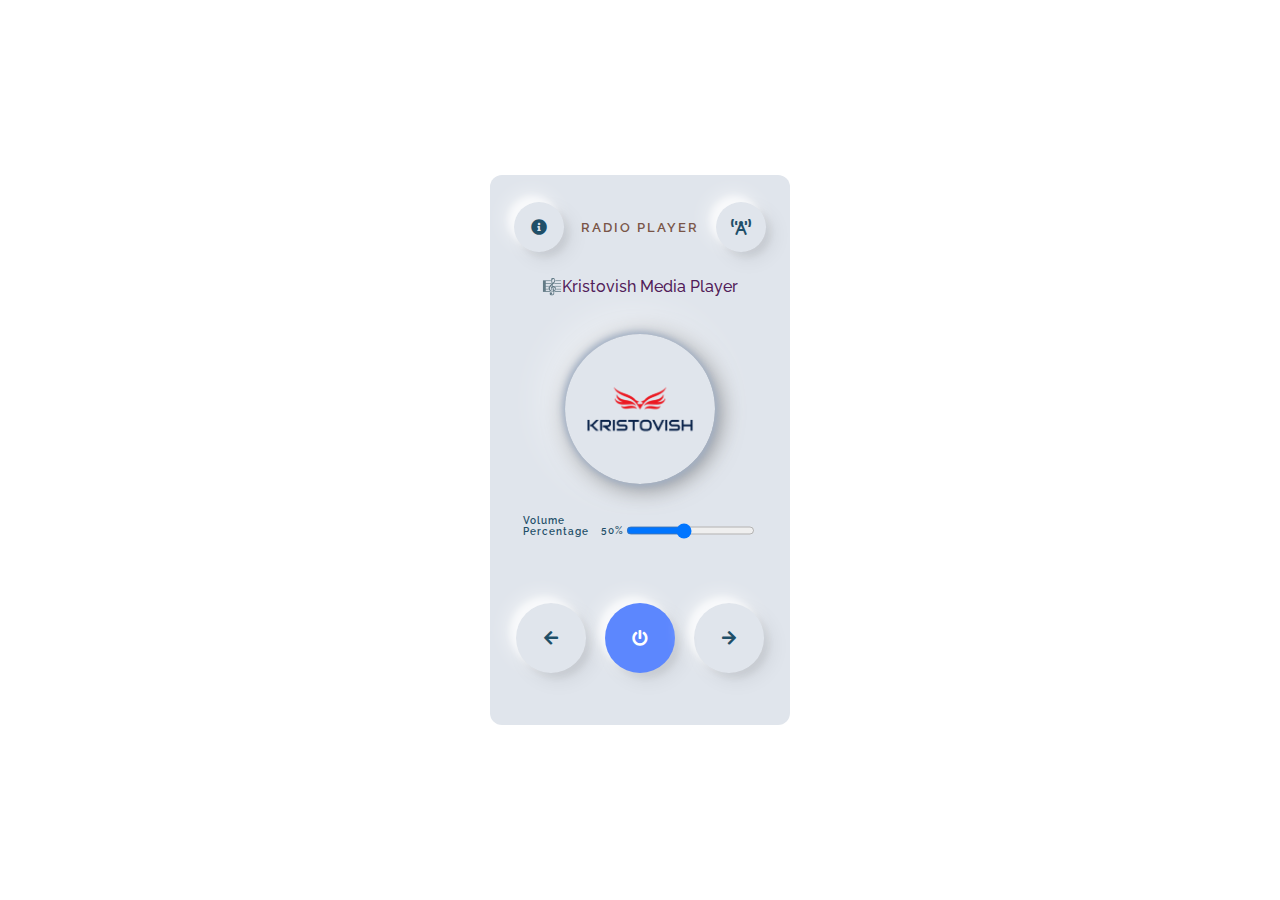
<file: index.html>
<!doctype html>
<html lang="en">

<head>
    <meta charset="UTF-8" />
    <meta name="viewport" content="width=device-width, initial-scale=1.0" />
    <meta name="kristovish" content="Eduardo Cristobal">
    <link rel="shortcut icon" href="favicon.png" type="image/x-icon">
    <title>Kristovish Media Player</title>
    <link rel="preconnect" href="https://fonts.googleapis.com">
    <link rel="preconnect" href="https://fonts.gstatic.com" crossorigin>
    <link href="https://fonts.googleapis.com/css2?family=PT+Sans&family=Raleway&display=swap" rel="stylesheet" />
    <link rel="stylesheet" href="styles.css" />
    <link rel="stylesheet" href="https://use.fontawesome.com/releases/v5.3.1/css/all.css" />

</head>

<body>
    <div class="container">
        <div class="player">
            <div class="player__controls">


                <div class="player__btn player__btn--small" id="star">

                    <i class="fas fa-info-circle"></i>

                </div>

                <div id="media-info" class="media-info-section">
                    <p><img src="logo-transparent-png.png" alt="Radio Player Logo"></p>
                    <p>Version 1.3</p>
                    <p>Developed with ❤️ by kristovish </p>

                </div>



                <h5 class="player__title">Radio Player</h5>



                <div class="player__btn player__btn--small" id="icon-menu">

                    <i class="fas fa-broadcast-tower"></i>

                </div>
            </div>



            <div class="station-menu">
                <ul class="station-list">
                    <li><a href="#" class="station-link" id="🎼Hard Rock Jakarta">🇮🇩 Hard Rock Jakarta</a></li>
                    <li><a href="#" class="station-link" id="🎼Capital United Kingdom">🇬🇧 Capital United Kingdom </a></li>
                    <li><a href="#" class="station-link" id="🎼Rock Nation Radio">🤘 Rock Nation Radio</a></li>
                    <li><a href="#" class="station-link" id="🎼Cosmos San Juan">🇦🇷 Cosmos San Juan</a></li>
                    <li><a href="#" class="station-link" id="🎼Prambos Jakarta">🇮🇩 Prambos Jakarta</a></li>
                    <li><a href="#" class="station-link" id="🎼I-Radio Jakarta">🇮🇩 I-Radio Jakarta</a></li>
                    <li><a href="#" class="station-link" id="🎼Denger EBM Radio">🇷🇺 Denger EBM Radio</a></li>
                    <li><a href="#" class="station-link" id="🎼Skonto Plus Riga">🇱🇻 Skonto Plus Riga</a></li>
                    <li><a href="#" class="station-link" id="🎼Kiss Radio">💋 Kiss Radio</a></li>
                    <li><a href="#" class="station-link" id="🎼Radio Ton Deutschland">🇩🇪 Radio Ton Deutschland</a></li>
                    <li><a href="#" class="station-link" id="🎼Islam Radio Chile">🇨🇱 Islam Radio Chile</a></li>
                    <li><a href="#" class="station-link" id="🎼Metal Power Radio">💥 Metal Power Radio</a></li>
                    <li><a href="#" class="station-link" id="🎼Sabor Latino Radio">🌶️ Sabor Latino Radio</a></li>
                    <li><a href="#" class="station-link" id="🎼Urbana Radio">🔥 Urbana Radio</a></li>
                    <li><a href="#" class="station-link" id="🎼Volonta Radio">🇮🇹 Volonta Radio</a></li>
                    <li><a href="#" class="station-link" id="🎼Kronos Radio Wicca">🇨🇴 Kronos Radio Wicca</a></li>
                    <li><a href="#" class="station-link" id="🎼J-Pop Sakura 懐かしい Radio">🇯🇵 Sakura 懐かしい Radio</a></li>
                    <li><a href="#" class="station-link" id="🎼KKFI Indie Radio">🇺🇸 KKFI Indie Radio</a></li>
                </ul>
            </div>



            <div class="station-name-container">
                <p id="station-name" class="player__song"> 🎼Kristovish Media Player</p>
                <audio id="audio"></audio>
                <span id="active-station-name"></span>
            </div>


            <br><br>
            <div class="player__album">
                <img src="KRISTOVISH Logo - Original.png" alt="Album Cover" class="player__img">
            </div>







            <br><br><br>


            <div class="audio-duration">
                <div class="start">Volume Percentage</div>
                <div class="end">
                    <p id="volume-display" class="volume-control">50%</p>
                </div>
                <input type="range" min="10" max="100" step="10" value="50" id="volume-control"
                    oninput="setVolume(this.value)">

            </div>

            <br><br><br>

            <div class="player__controls" id="control">

                <div class="player__btn player__btn--medium" id="backward">
                    <i class="fas fa-arrow-left"></i> </a>
                </div>

                <div class="player__btn player__btn--medium blue" id="play">
                    <i class="fas fa-power-off"></i>
                    <i class="fas fa-pause-btn"></i>
                </div>

                <div class="player__btn player__btn--medium" id="forward">
                    <i class="fas fa-arrow-right"></i> </a>
                </div>
            </div>




            <script src="scripts.js"></script>

</body>

</html>
</file>
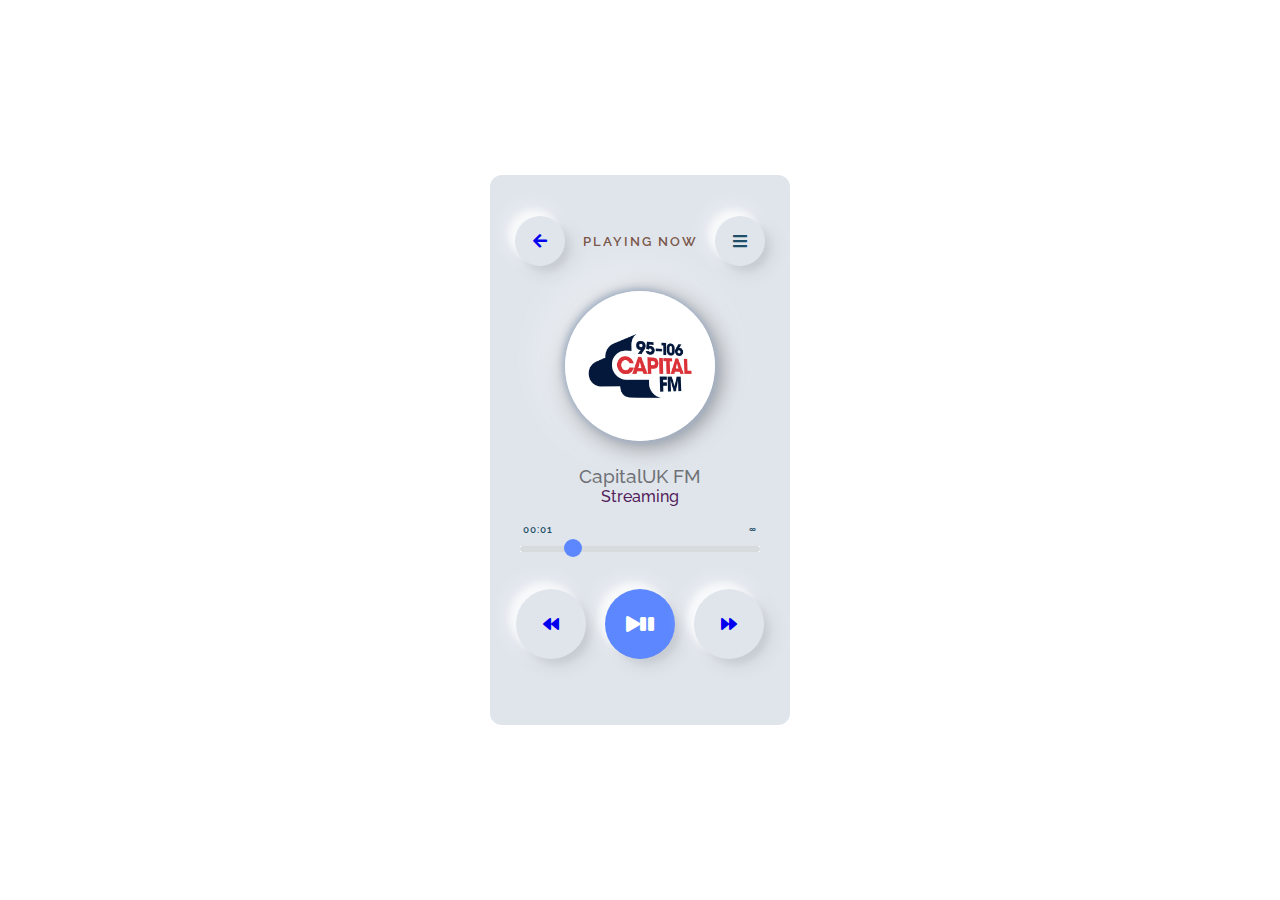
<file: index_capital_uk_radio.html>
<!doctype html>
<html lang="en">

<head>
    <meta charset="UTF-8" />
    <meta name="viewport" content="width=device-width, initial-scale=1.0" />

    <title>Kristovish Media Player</title>
    <link rel="preconnect" href="https://fonts.googleapis.com">
    <link rel="preconnect" href="https://fonts.gstatic.com" crossorigin>
    <link href="https://fonts.googleapis.com/css2?family=PT+Sans&family=Raleway&display=swap" rel="stylesheet">

    <link rel="stylesheet" href="styles.css" />
    <link rel="stylesheet" href="https://use.fontawesome.com/releases/v5.3.1/css/all.css" />

</head>


<body>

    <div class="container">
        <div class="player">
            <div class="player__controls">
                <div class="player__btn player__btn--small" id="previous">
                   <a href="index_kristovish.html"> <i class="fas fa-arrow-left"></i>
                     </a> 
                </div>

                <h5 class="player__title">playing now</h5>

                <div class="player__btn player__btn--small" id="icon-menu">
                    <i class="fas fa-bars"></i>
                </div>
            </div>


            <div class="player__album">
                <img src="Streams/capitalfm.png" alt="Album Cover" class="player__img">
            </div>

            <h2 class="player__artist">CapitalUK FM</h2>
            <h3 class="player__song">Streaming</h3>

            <input type="range" value="20" min="0" class="player__level" id="range" />

            <div class="audio-duration">
                <div class="start">00:01</div>
                <div class="end">∞</div>
            </div>

            <audio class="player__audio" controls id="audio">
                <source src="https://media-ice.musicradio.com/CapitalMP3" type="audio/mpeg" />
            </audio>

            <div class="player__controls" id="control">

                <div class="player__btn player__btn--medium" id="backward">
                    <a href="index_dance_fm_radio.html"> <i class="fas fa-backward"></i> </a>
                </div>

                <div class="player__btn player__btn--medium blue" id="play">
                    <i class="fas fa-play play-btn"></i>
                    <i class="fas fa-pause pause-btn hide"></i>
                </div>

                <div class="player__btn player__btn--medium" id="forward">
                    <a href="index_hard_rock_radio.html">  <i class="fas fa-forward"></i> </a>
                </div>
            </div>

        </div>

    </div>

    <script src="scripts.js"></script>

</body>

</html>
</file>
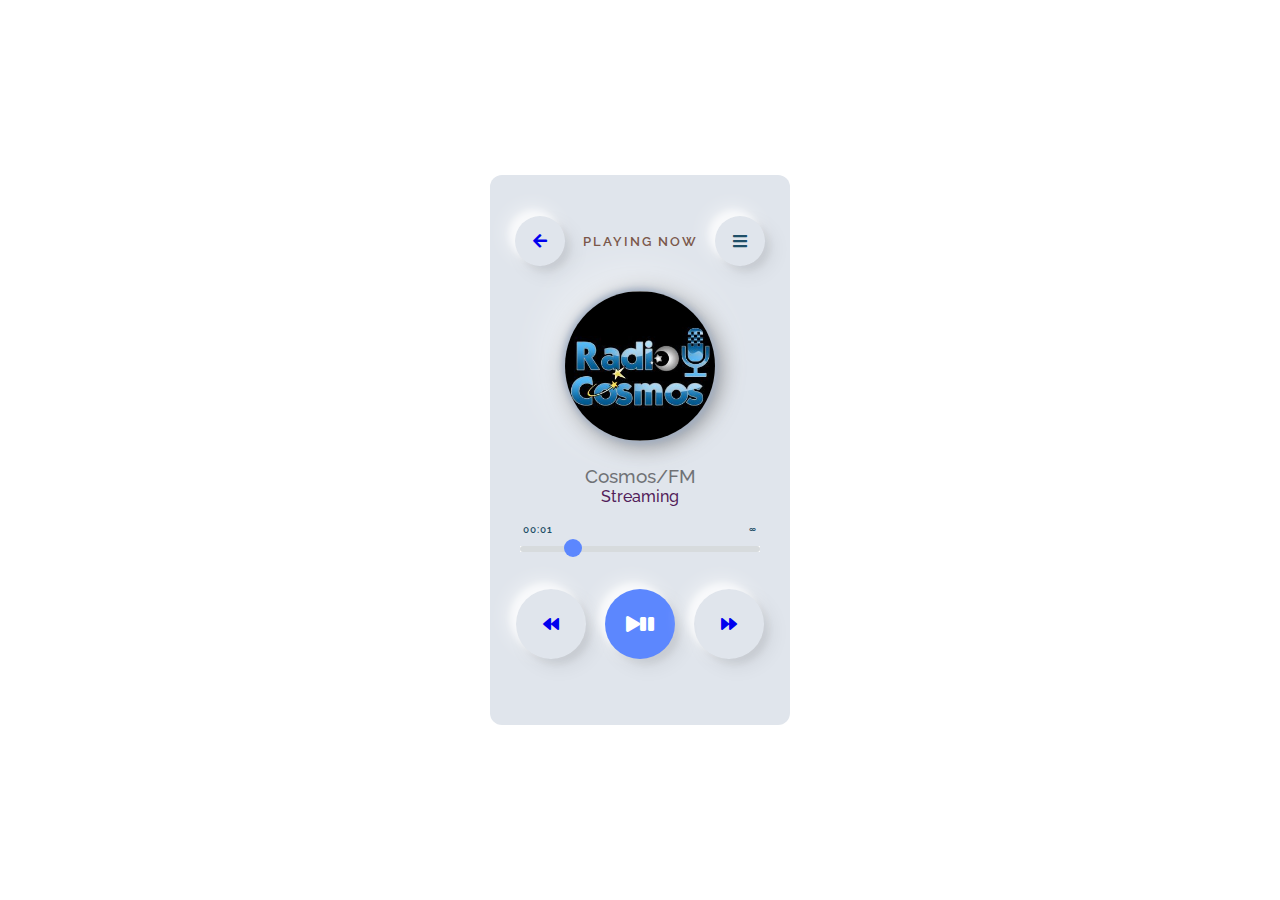
<file: index_cosmos_fm.html>
<!doctype html>
<html lang="en">

<head>
    <meta charset="UTF-8" />
    <meta name="viewport" content="width=device-width, initial-scale=1.0" />

    <title>Kristovish Media Player</title>
    <link rel="preconnect" href="https://fonts.googleapis.com">
    <link rel="preconnect" href="https://fonts.gstatic.com" crossorigin>
    <link href="https://fonts.googleapis.com/css2?family=PT+Sans&family=Raleway&display=swap" rel="stylesheet">

    <link rel="stylesheet" href="styles.css" />
    <link rel="stylesheet" href="https://use.fontawesome.com/releases/v5.3.1/css/all.css" />

</head>


<body>

    <div class="container">
        <div class="player">
            <div class="player__controls">
                <div class="player__btn player__btn--small" id="previous">
                    <a href="index_kristovish.html"> <i class="fas fa-arrow-left"></i>
                      </a> 
                </div>

                <h5 class="player__title">playing now</h5>

                <div class="player__btn player__btn--small" id="icon-menu">
                    <i class="fas fa-bars"></i>
                </div>
            </div>


            <div class="player__album">
                <img src="Streams/cosmos.jpg" alt="Album Cover"
                    class="player__img">
            </div>

            <h2 class="player__artist">Cosmos/FM</h2>
            <h3 class="player__song">Streaming</h3>

            <input type="range" value="20" min="0" class="player__level" id="range" />

            <div class="audio-duration">
                <div class="start">00:01</div>
                <div class="end">∞</div>
            </div>

            <audio class="player__audio" controls id="audio">
                <source src="http://cosmosfm.stream.laut.fm/cosmosfm?" type="audio/mpeg" />
            </audio>

            <div class="player__controls" id="control">

                <div class="player__btn player__btn--medium" id="backward">
                    <a href="index_capital_uk_radio.html"> <i class="fas fa-backward"></i> </a>
                </div>

                <div class="player__btn player__btn--medium blue" id="play">
                    <i class="fas fa-play play-btn"></i>
                    <i class="fas fa-pause pause-btn hide"></i>
                </div>

                <div class="player__btn player__btn--medium" id="forward">
                    <a href="index_dance_fm_radio.html">  <i class="fas fa-forward"></i> </a>
                </div>
            </div>

        </div>

    </div>

    <script src="scripts.js"></script>

</body>

</html>
</file>
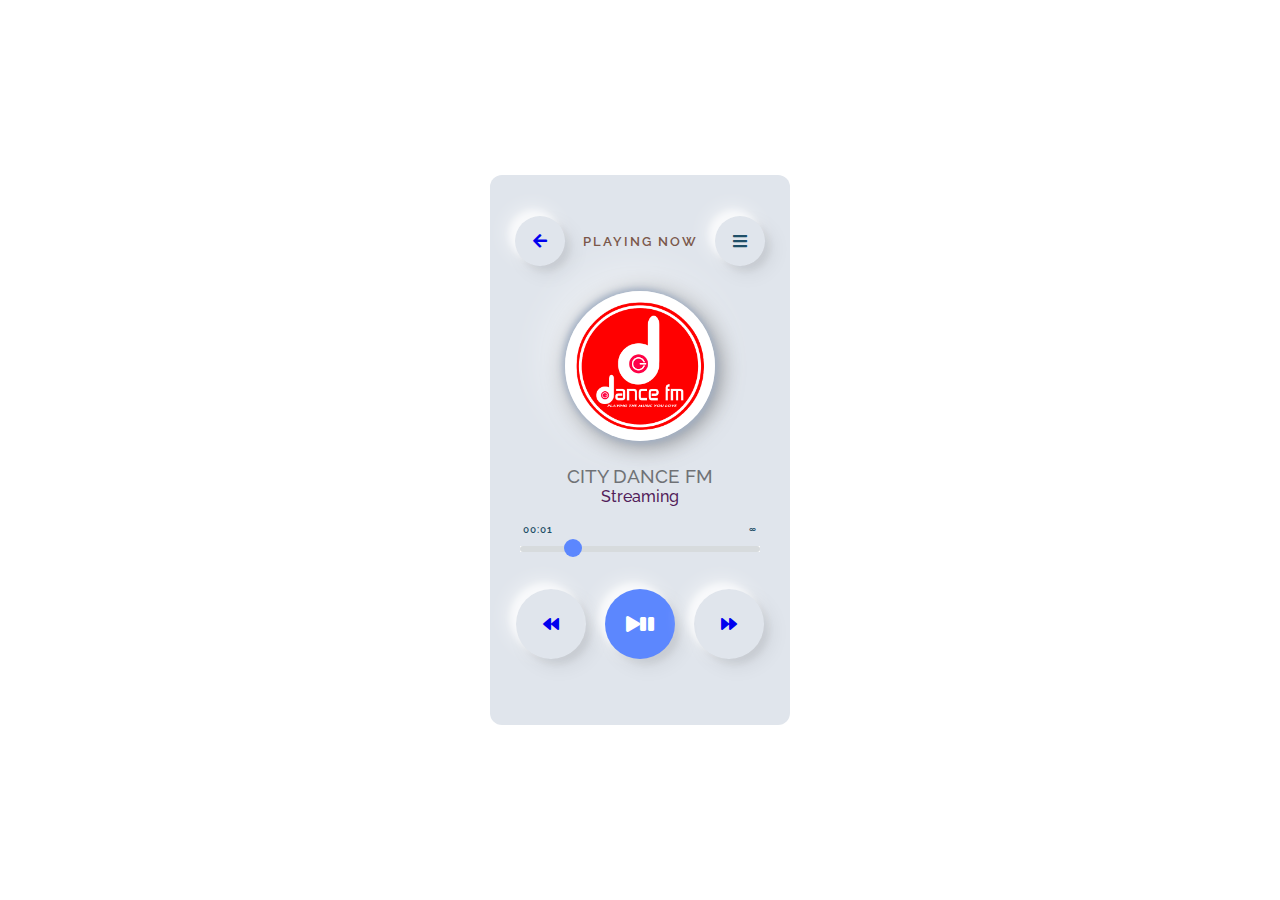
<file: index_dance_fm_radio.html>
<!doctype html>
<html lang="en">

<head>
    <meta charset="UTF-8" />
    <meta name="viewport" content="width=device-width, initial-scale=1.0" />

    <title>Kristovish Media Player</title>
    <link rel="preconnect" href="https://fonts.googleapis.com">
    <link rel="preconnect" href="https://fonts.gstatic.com" crossorigin>
    <link href="https://fonts.googleapis.com/css2?family=PT+Sans&family=Raleway&display=swap" rel="stylesheet">

    <link rel="stylesheet" href="styles.css" />
    <link rel="stylesheet" href="https://use.fontawesome.com/releases/v5.3.1/css/all.css" />

</head>


<body>

    <div class="container">
        <div class="player">
            <div class="player__controls">
                <div class="player__btn player__btn--small" id="previous">
                    <a href="index_kristovish.html"> <i class="fas fa-arrow-left"></i>
                      </a> 
                 </div>

                <h5 class="player__title">playing now</h5>

                <div class="player__btn player__btn--small" id="icon-menu">
                    <i class="fas fa-bars"></i>
                </div>
            </div>


            <div class="player__album">
                <img src="Streams/dancefm.png" alt="Album Cover" class="player__img">
            </div>

            <h2 class="player__artist">CITY DANCE FM</h2>
            <h3 class="player__song">Streaming</h3>

            <input type="range" value="20" min="0" class="player__level" id="range" />

            <div class="audio-duration">
                <div class="start">00:01</div>
                <div class="end">∞</div>
            </div>

            <audio class="player__audio" controls id="audio">
                <source src="https://prclive4.listenon.in/Dance" type="audio/mpeg" />
            </audio>

            <div class="player__controls" id="control">

                <div class="player__btn player__btn--medium" id="backward">
                    <a href="index_hard_rock_radio.html"> <i class="fas fa-backward"></i> </a>
                </div>

                <div class="player__btn player__btn--medium blue" id="play">
                    <i class="fas fa-play play-btn"></i>
                    <i class="fas fa-pause pause-btn hide"></i>
                </div>

                <div class="player__btn player__btn--medium" id="forward">
                    <a href="index_capital_uk_radio.html">  <i class="fas fa-forward"></i> </a>
                </div>
            </div>

        </div>

    </div>

    <script src="scripts.js"></script>

</body>

</html>
</file>
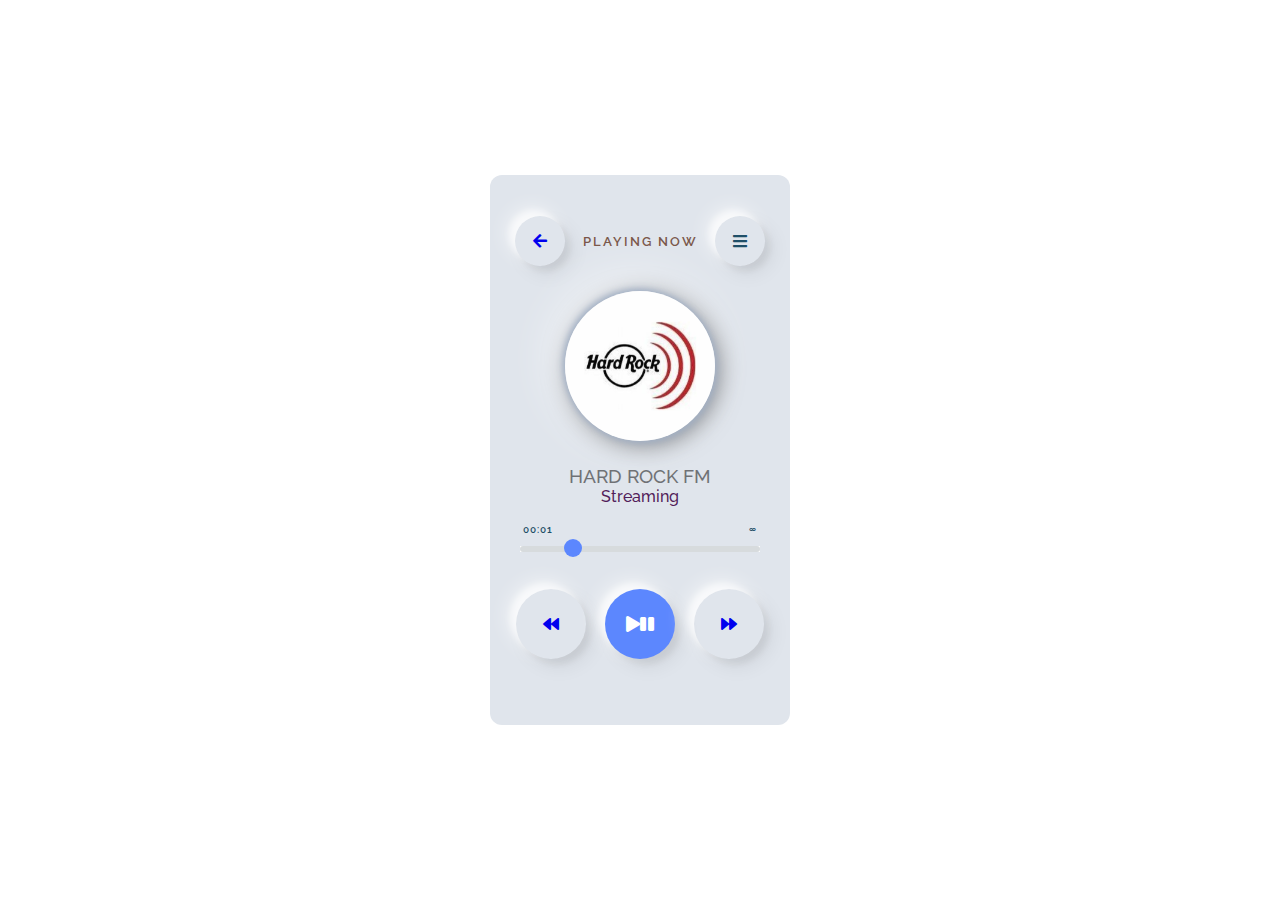
<file: index_hard_rock_radio.html>
<!doctype html>
<html lang="en">

<head>
    <meta charset="UTF-8" />
    <meta name="viewport" content="width=device-width, initial-scale=1.0" />

    <title>Kristovish Media Player</title>
    <link rel="preconnect" href="https://fonts.googleapis.com">
    <link rel="preconnect" href="https://fonts.gstatic.com" crossorigin>
    <link href="https://fonts.googleapis.com/css2?family=PT+Sans&family=Raleway&display=swap" rel="stylesheet">

    <link rel="stylesheet" href="styles.css" />
    <link rel="stylesheet" href="https://use.fontawesome.com/releases/v5.3.1/css/all.css" />

</head>


<body>

    <div class="container">
        <div class="player">
            <div class="player__controls">
                <div class="player__btn player__btn--small" id="previous">
                    <a href="index_kristovish.html"> <i class="fas fa-arrow-left"></i>
                      </a> 
                </div>

                <h5 class="player__title">playing now</h5>

                <div class="player__btn player__btn--small" id="icon-menu">
                    <i class="fas fa-bars"></i>
                </div>
            </div>


            <div class="player__album">
                <img src="Streams/hardrockfm.jpg" alt="Album Cover"
                    class="player__img">
            </div>

            <h2 class="player__artist">HARD ROCK FM</h2>
            <h3 class="player__song">Streaming</h3>

            <input type="range" value="20" min="0" class="player__level" id="range" />

            <div class="audio-duration">
                <div class="start">00:01</div>
                <div class="end">∞</div>
            </div>

            <audio class="player__audio" controls id="audio">
                <source src="https://n10.radiojar.com/7csmg90fuqruv?rj-ttl=5&rj-tok=AAABe147nwUAAzSNf0FALqXEig" type="audio/mpeg" />
            </audio>

            <div class="player__controls" id="control">

                <div class="player__btn player__btn--medium" id="backward">
                    <a href="index_capital_uk_radio.html"> <i class="fas fa-backward"></i> </a>
                </div>

                <div class="player__btn player__btn--medium blue" id="play">
                    <i class="fas fa-play play-btn"></i>
                    <i class="fas fa-pause pause-btn hide"></i>
                </div>

                <div class="player__btn player__btn--medium" id="forward">
                    <a href="index_dance_fm_radio.html">  <i class="fas fa-forward"></i> </a>
                </div>
            </div>

        </div>

    </div>

    <script src="scripts.js"></script>

</body>

</html>
</file>
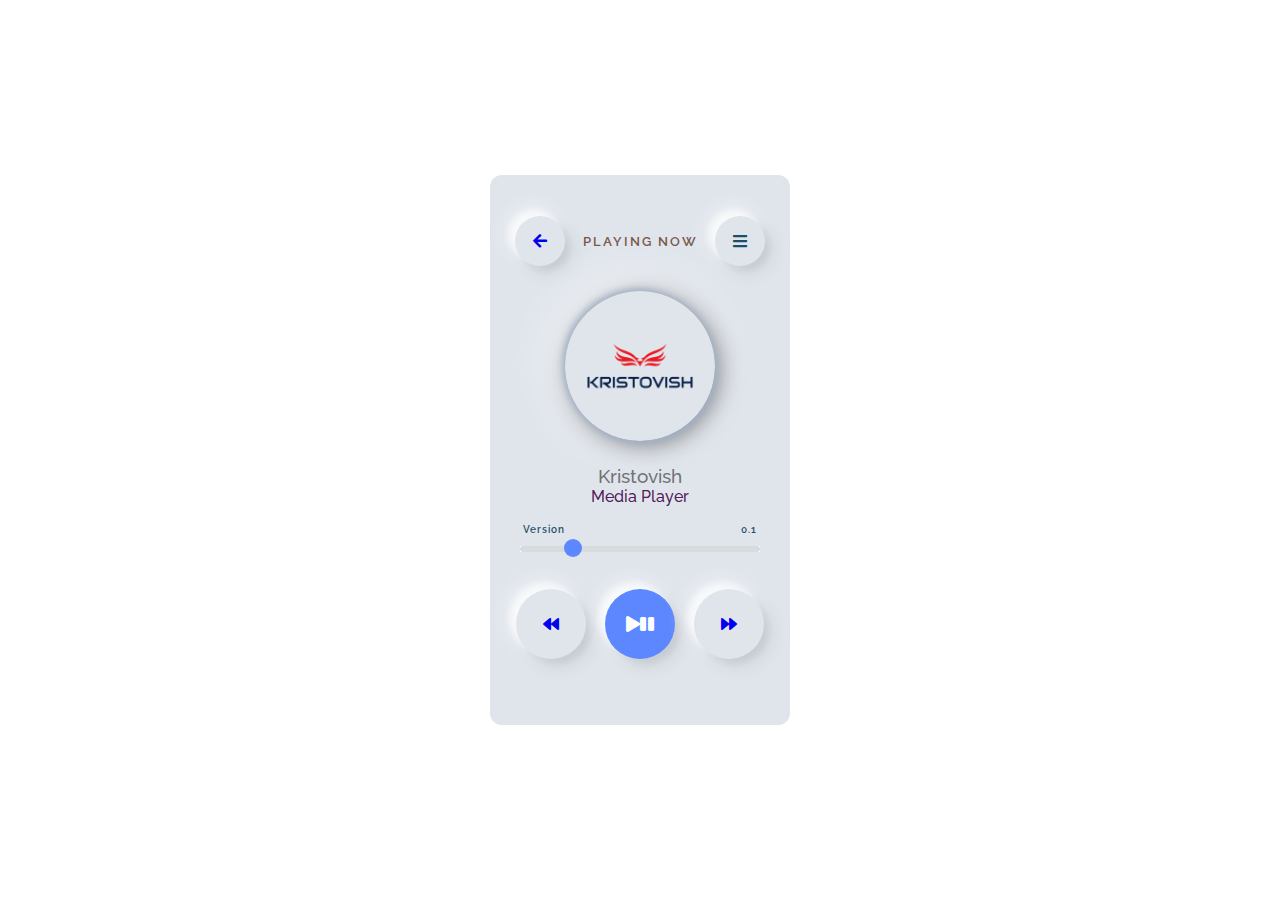
<file: index_kristovish.html>
<!doctype html>
<html lang="en">

<head>
    <meta charset="UTF-8" />
    <meta name="viewport" content="width=device-width, initial-scale=1.0" />

    <title>Kristovish Media Player</title>
    <link rel="preconnect" href="https://fonts.googleapis.com">
    <link rel="preconnect" href="https://fonts.gstatic.com" crossorigin>
    <link href="https://fonts.googleapis.com/css2?family=PT+Sans&family=Raleway&display=swap" rel="stylesheet">

    <link rel="stylesheet" href="styles.css" />
    <link rel="stylesheet" href="https://use.fontawesome.com/releases/v5.3.1/css/all.css" />

</head>


<body>

    <div class="container">
        <div class="player">
            <div class="player__controls">
                <div class="player__btn player__btn--small" id="previous">
                        <a href="index_hard_rock_radio.html"> <i class="fas fa-arrow-left"></i>
                          </a> 
                     </div>

                <h5 class="player__title">playing now</h5>

                <div class="player__btn player__btn--small" id="icon-menu">
                    <i class="fas fa-bars"></i>
                </div>
            </div>


            <div class="player__album">
                <img src="KRISTOVISH Logo - Original.png" alt="Album Cover" class="player__img">
            </div>

            <h2 class="player__artist">Kristovish</h2>
            <h3 class="player__song">Media Player</h3>

            <input type="range" value="20" min="0" class="player__level" id="range" />

            <div class="audio-duration">
                <div class="start">Version</div>
                <div class="end">0.1</div>
            </div>

            <audio class="player__audio" controls id="audio">
                <source src="#" type="audio/mpeg" />
            </audio>

            <div class="player__controls" id="control">

                <div class="player__btn player__btn--medium" id="backward">
                    <a href="index_hard_rock_radio.html"> <i class="fas fa-backward"></i> </a>
                </div>

                <div class="player__btn player__btn--medium blue" id="play">
                    <i class="fas fa-play play-btn"></i>
                    <i class="fas fa-pause pause-btn hide"></i>
                </div>

                <div class="player__btn player__btn--medium" id="forward">
                    <a href="index_capital_uk_radio.html">  <i class="fas fa-forward"></i> </a>
                </div>
            </div>

        </div>

    </div>

    <script src="scripts.js"></script>

</body>

</html>
</file>
<file: styles.css>
@import url("https://fonts.googleapis.com/css2?family=Raleway:wght@400;500&display=swap");

:root {
  --background: #e0e5ec;
  --gray: #1f4f68;
}

*,
*::before,
*::after {
  box-sizing: border-box;
}

html, body {
  margin: 0;
  font-family: "Raleway", sans-serif;
}

img {
  max-width: 100%;
}


.container {
  background-color:#ffffff;
  display: flex;
  align-items: center;
  justify-content: center;
  min-height: 100vh;
}


@media (max-width: 300px) {
    
  .html {
    transform: scale(0.8); /* Reduce el tamaño en un 80% */
    transform-origin: top left; /* Aplica la transformación desde la esquina superior izquierda */
}
  .body {
      transform: scale(0.8); /* Reduce el tamaño en un 80% */
      transform-origin: top left; /* Aplica la transformación desde la esquina superior izquierda */
  }
  .container {
      transform: scale(0.8); /* Reduce el tamaño en un 80% */
      transform-origin: top left; /* Aplica la transformación desde la esquina superior izquierda */
  }
}




.player {
  width: 300px;
  height: 550px;
  background-color: #e0e5ec;
  display: flex;
  flex-direction: column;
  align-items: center;
  justify-content: center;
  border-radius: 12px;
  /*box-shadow: 9px 9px 16px rgba(163, 177, 198, 0.6),
    -9px -9px 16px rgba(255, 255, 255, 0.5);*/
}

.player__controls {
  display: flex;
  width: 95%;
  justify-content: space-evenly;
  align-items: center;
  margin-bottom: 25px;
}

.player__btn {
  cursor: pointer;
  border-radius: 50%;
  display: flex;
  justify-content: center;
  align-items: center;
  box-shadow: -8px -8px 20px 0px #fff9, -6px -6px 6px 0px #fff9,
    8px 8px 20px #0001, 5px 5px 6px 0px #0001;
  color: var(--gray);
}

.player__btn:active {
  box-shadow: inset -8px -8px 20px #fff9, inset -5px -5px 6px #fff9,
    inset 8px 8px 20px #0003, inset 5px 5px 6px #0001;
}

.player__btn--small {
  min-width: 50px;
  min-height: 50px;
}

.player__title {
  font-weight: 600;
  font-size: 0.8em;
  color: #795548;
  text-transform: uppercase;
  letter-spacing: 2px;
  margin: 0;
}

.player__album {
  width: 150px;
}

.player__img {
  border-radius: 50%;
  box-shadow: 2px 2px 7px rgb(163, 177, 198), -2px -2px 7px rgb(163, 177, 198),
    -8px -8px 50px rgba(255, 255, 255, 0.8), 3px 3px 25px rgba(0, 0, 0, 0.6);
}

.player__artist {
  font-size: 1.2em;
  font-weight: 500;
  opacity: 0.5;
  margin: 20px 0px 0px 0px;
}

.player__song {
  position: relative;
  width: 100%;
  text-align: center;
  font-weight: 400;
  font-size: 1em;
  opacity: 0.5;
  margin: 0;
}

.player__level {
  width: 80%;
  -webkit-appearance: none;
  outline: none;
  border: none;
  padding: 0;
  margin-top: 40px;
}

.player__level::-webkit-slider-runnable-track {
  background-color: #d7dbdd;
  height: 6px;
  border-radius: 3px;
}

.player__level::-webkit-slider-thumb {
  -webkit-appearance: none;
  border-radius: 100%;
  background-color: #5c87fe;
  height: 18px;
  width: 18px;
  margin-top: -7px;
}

.audio-duration {
  margin-top: -30px;
  display: flex;
  width: 78%;
  font-size: 10px;
  font-weight: 600;
  color: #1f4f68;
  letter-spacing: 1px;
}

.start {
  flex: 1;
}

.player__audio {
  visibility: hidden;
}

.player__btn--medium {
  min-height: 70px;
  min-width: 70px;
}

.blue {
  background-color: #5c87fe;
  color: #fff;
}

.hide {
  display: none;
}

.player__song {
  position: relative;
  width: 100%;
  text-align: center;
  font-weight: 500;
  color: #3e0146e3;
  font-size: 1em;
  opacity: 1.5;
  margin: 0;
}


/* Estilos para el botón del menú */
#icon-menu {
  /* Otros estilos */
  position: relative;
}

.show-menu {
  opacity: 1;
}

.hide-menu {
  opacity: 0;
}



/* Estilos para el menú flotante */
.station-menu {
  width: 250px;
  /* Ajustar el ancho a un cuarto del tamaño del contenedor */
  height: 200px;
  /* Ajustar el alto a la mitad del tamaño del contenedor */
  position: absolute;
  top: 75%;
  left: 50%;
  transform: translate(-50%, -50%);
  background-color: var(--background);
  border-radius: 12px;
  box-shadow: inset -8px -8px 20px #fff9, inset -5px -5px 6px #fff9,
    inset 8px 8px 20px #0003, inset 5px 5px 6px #0001;
  padding: 0em;
  display: none;
}

.station-menu li {
  list-style: none;
  margin: 0.5em 0;

}

.station-menu a {
  color: var(--gray);
  text-decoration: none;
  font-size: 0.8em;
  font-weight: 600;
}

.station-menu a:hover {
  color: #5c87fe;
}


.station-list {
  height: 140px;
  overflow-y: scroll;
}

#icon-menu:hover .station-menu {
  display: block;
}

.player__menu {
  position: absolute;
  top: 50%;
  left: 50%;
  transform: translate(-50%, -50%);
  width: 100%;
  max-height: 350px;
  /* o cualquier otro alto */
  overflow: hidden;
  /* oculta el contenido que sobrepase el alto máximo */
}


.player__menu--active {
  opacity: 1;
}



/* barra de estaciones y volumen */

.animate {
  animation: moveRightToLeft 1s linear;
}

@keyframes moveRightToLeft {
  from {
    transform: translateX(100%);
  }

  to {
    transform: translateX(0%);
  }
}

.station-name-container {
  max-width: 90%;
  /* Establecer un ancho máximo para evitar que el nombre de la estación salga del reproductor */
  overflow: hidden;
  /* Ocultar cualquier parte del nombre de la estación que exceda el ancho máximo */
  position: relative;
  /* Habilita la posicion relativa para mover el nombre de la estación */
}

#station-name {
  animation: move-right-to-left 8s linear infinite;
}

@keyframes move-right-to-left {
  from {
    transform: translateX(100%);
  }

  to {
    transform: translateX(-100%);
  }
}

.volume-value {
  position: relative;
  top: 30px;
  /* posicionarlo debajo del control */
  text-align: center;
  width: 80%;
  /* para que ocupe el mismo ancho que el control deslizante */
  margin: 0 auto;
}



/* Imagen Central logo */

@keyframes rotate {
  from {
    transform: rotate(0deg);
  }

  to {
    transform: rotate(360deg);
  }
}

#logo {
  animation: rotate 25s linear infinite;
}

.rotate-image {
  transform: rotate(360deg);
  transition: all 1s ease-in-out;
}



/* boton de informacion */

.media-info-section {
  width: 250px;
  /* Ajustar el ancho a un cuarto del tamaño del contenedor */
  height: 200px;
  /* Ajustar el alto a la mitad del tamaño del contenedor */
  position: absolute;
  top: 75%;
  left: 50%;
  transform: translate(-50%, -50%);
  background-color: var(--background);
  border-radius: 12px;
  box-shadow: inset -8px -8px 20px #fff9, inset -5px -5px 6px #fff9,
    inset 8px 8px 20px #0003, inset 5px 5px 6px #0001;
  padding: 1em;
  display: none;
}

#media-info:hover .media-info-section {
  display: block;
}

#media-info p {
  color: var(--gray);
  text-decoration: none;
  font-size: 0.8em;
  font-weight: 600;
}

/* boton pausa/play */

.play-pause.playing .play-icon {
  display: none;
}

.play-pause.playing .pause-icon {
  display: block;
}
</file>
